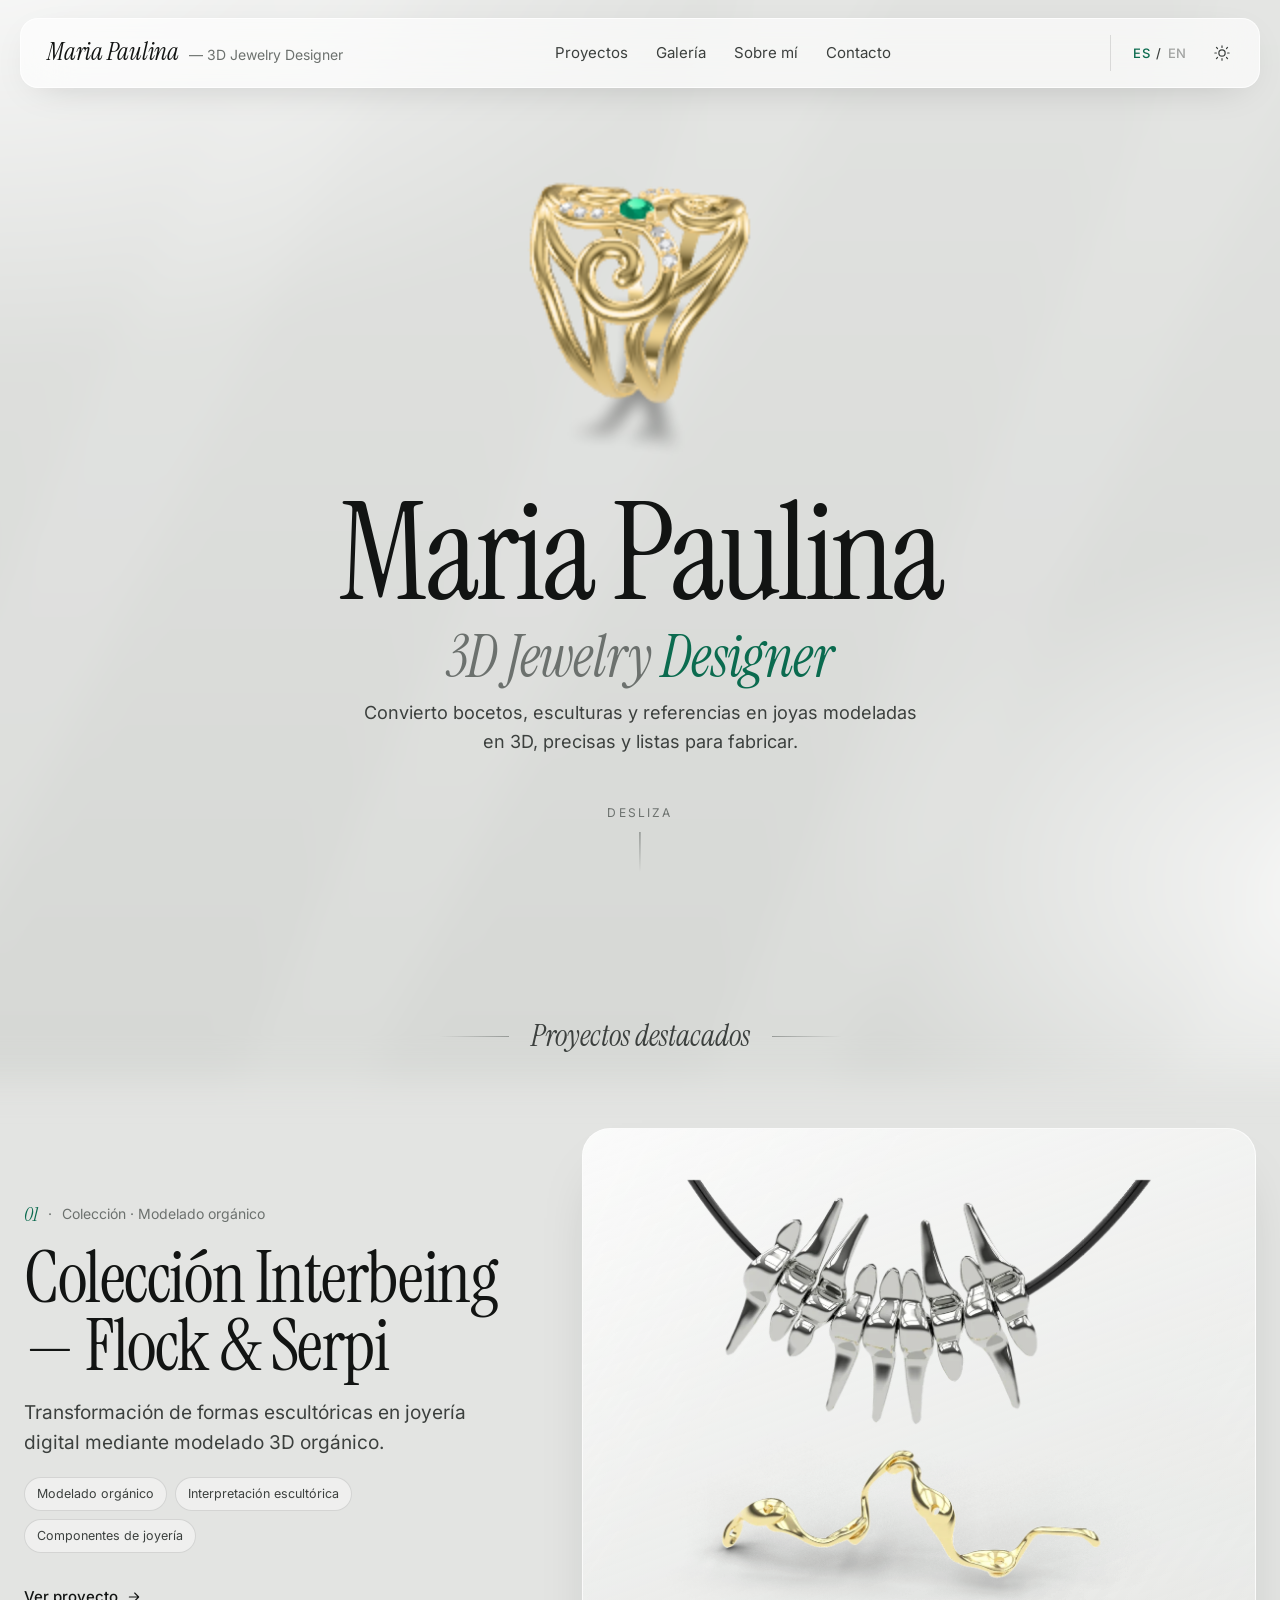
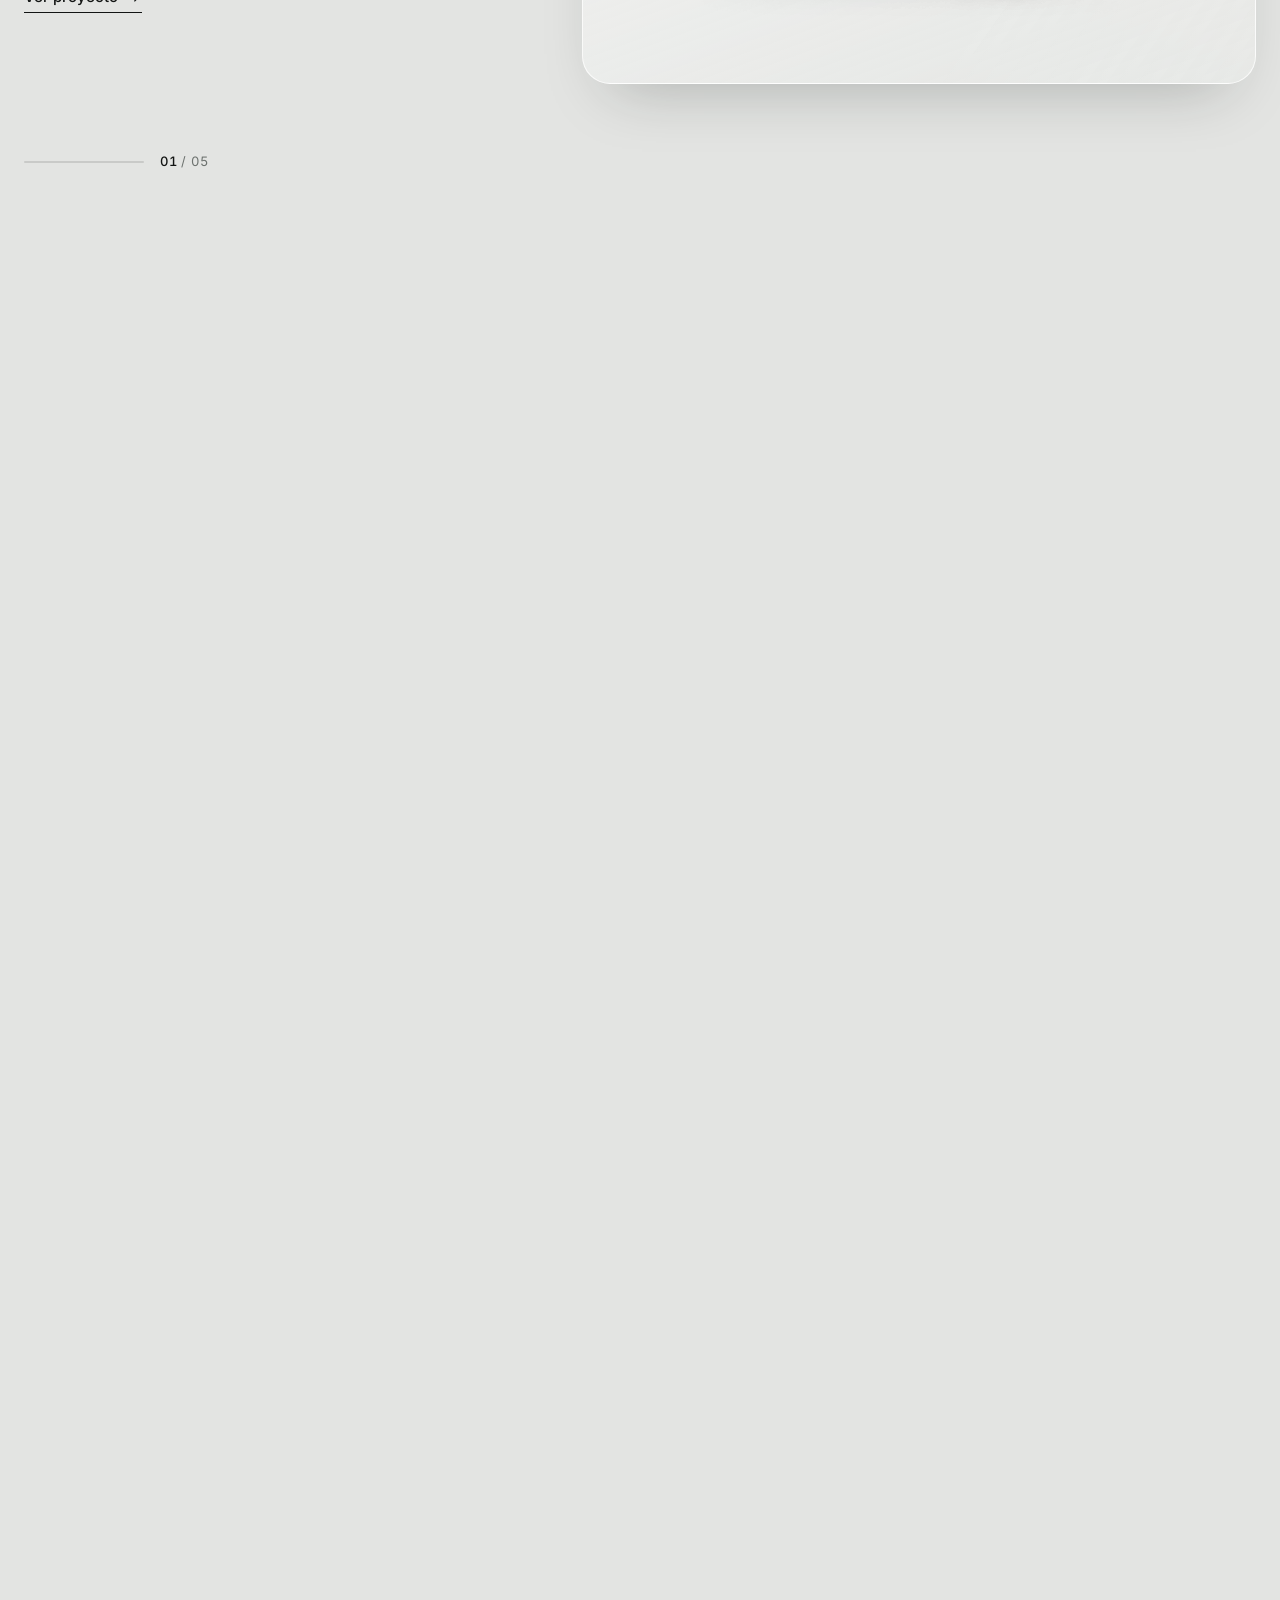
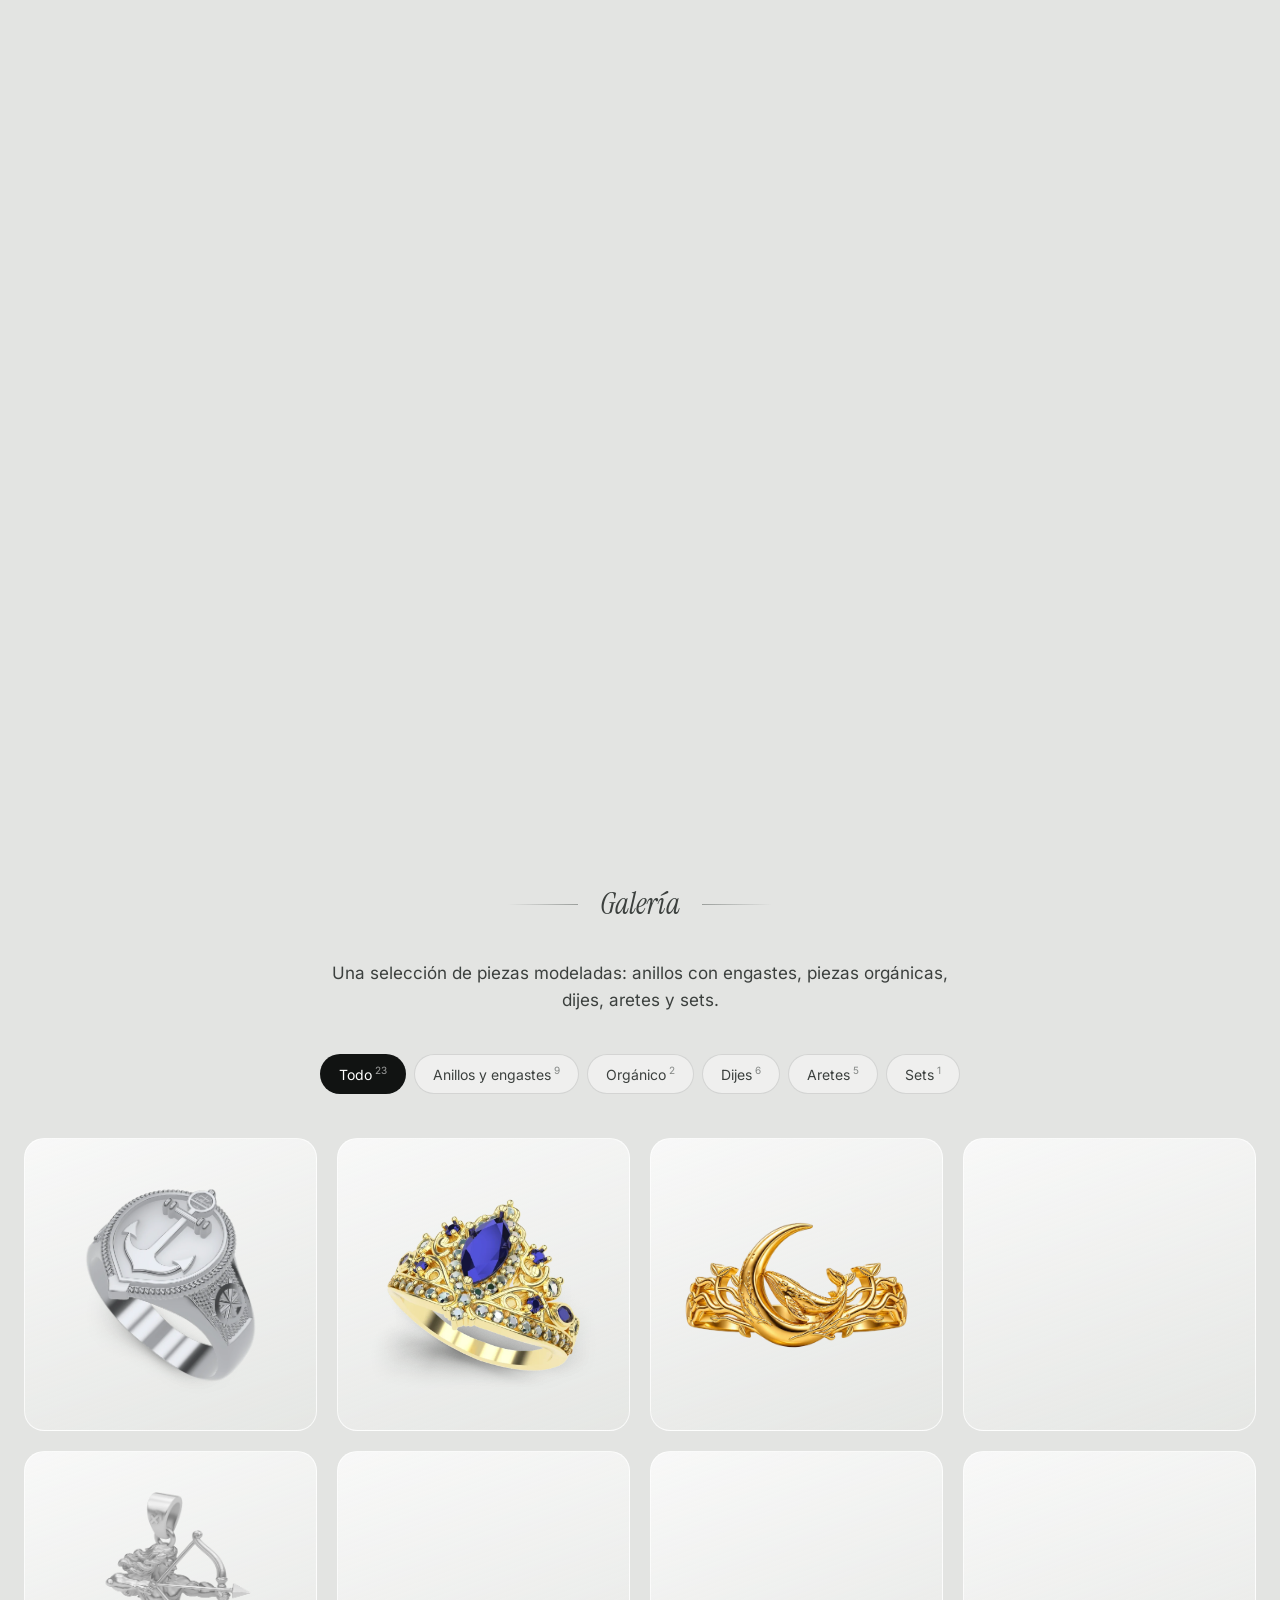
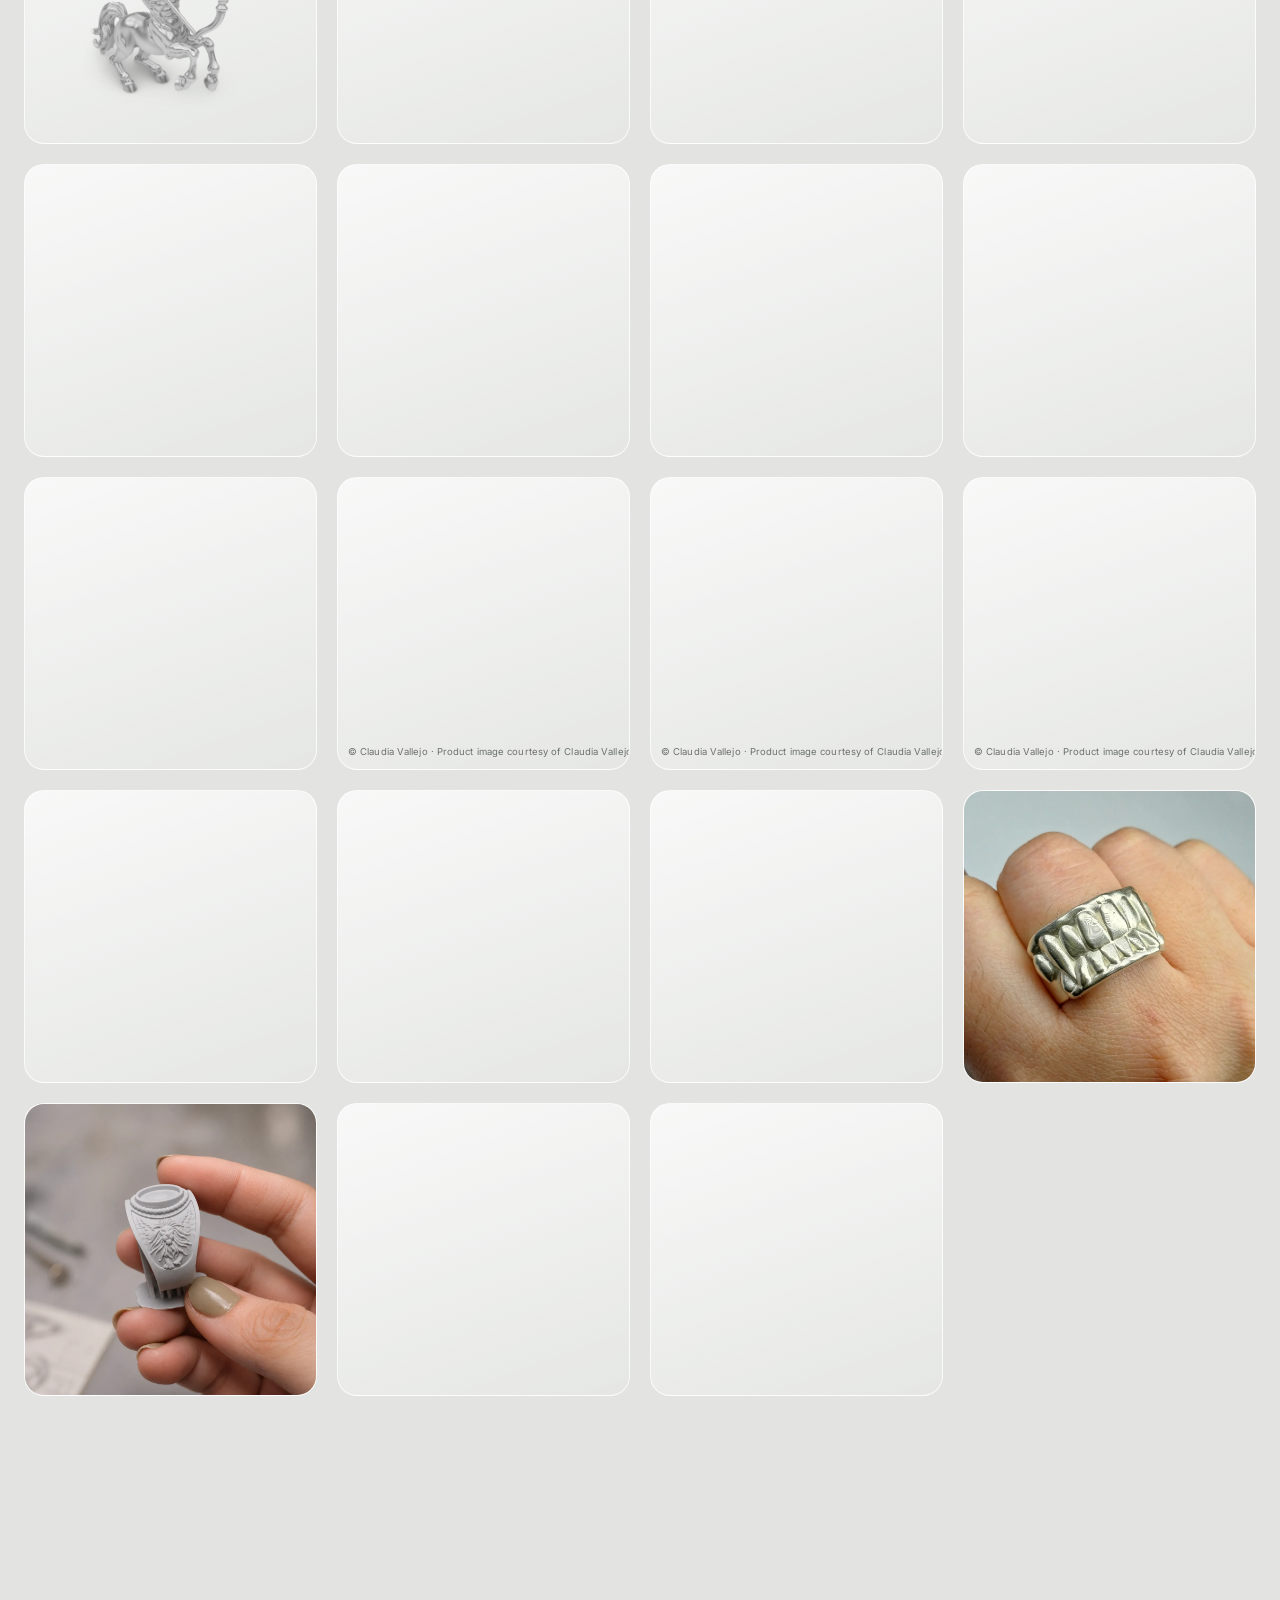
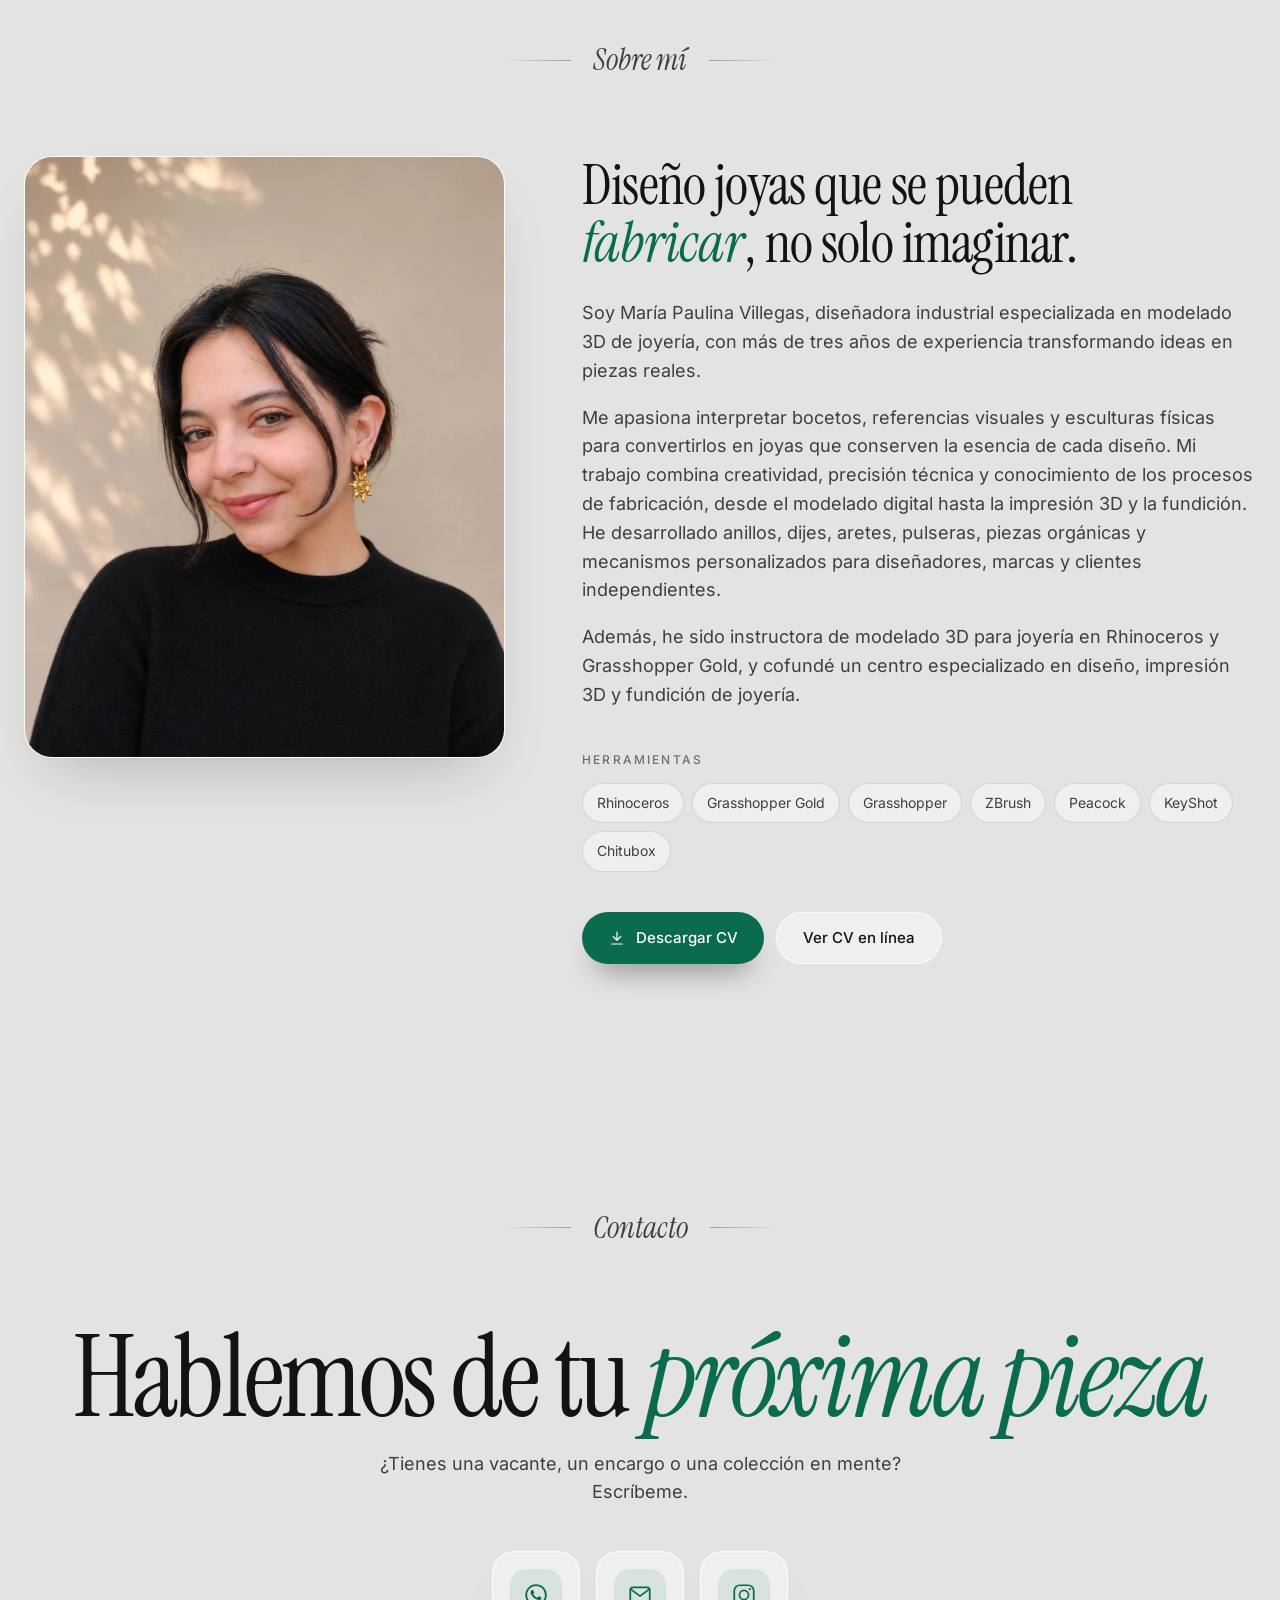
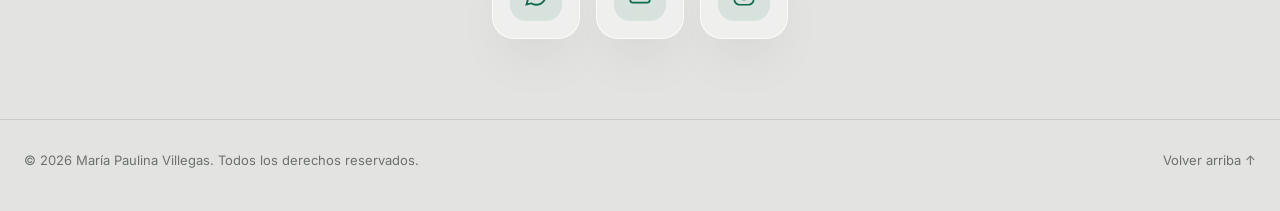
<file: index.html>
<!doctype html>
<html lang="es" data-theme="light">
<head>
  <meta charset="utf-8">
  <meta name="viewport" content="width=device-width, initial-scale=1">
  <title>Maria Paulina — 3D Jewelry Designer</title>
  <meta name="description" content="Portafolio de Maria Paulina, diseñadora industrial y modeladora 3D de joyería.">
  <meta name="theme-color" content="#e3e4e2">
  <meta property="og:title" content="Maria Paulina — 3D Jewelry Designer">
  <meta property="og:description" content="Portafolio de modelado 3D de joyería: anillos, engastes, piezas orgánicas, pulseras y mecanismos.">
  <meta property="og:image" content="assets/img/projects/onyx-render-1.webp">
  <meta property="og:type" content="website">
  <link rel="icon" href="assets/favicon.svg" type="image/svg+xml">
  <link rel="preload" href="fonts/instrument-serif-latin-400-normal.woff2" as="font" type="font/woff2" crossorigin>
  <link rel="preload" href="fonts/inter-latin-wght-normal.woff2" as="font" type="font/woff2" crossorigin>
  <script>try{var t=localStorage.getItem("mp-theme");if(t)document.documentElement.dataset.theme=t}catch(e){}</script>
  <link rel="stylesheet" href="css/style.css?v=20261116184439">
  <script>self.ModelViewerElement = { meshoptDecoderLocation: "js/vendor/meshopt_decoder.js" };</script>
  <script type="module" src="js/vendor/model-viewer.min.js"></script>
</head>
<body data-page="home" id="top">
  <header class="nav" id="site-nav"></header>

  <main>
    <!-- HERO -->
    <section class="hero">
      <div class="hero-inner wrap">
        <model-viewer class="hero-object reveal d1" src="assets/models/hero-trisquel.glb?v=20261110170421" alt="Anillo Trisquel en oro con esmeralda central y diamantes, modelado en 3D por Maria Paulina" auto-rotate auto-rotate-delay="2500" rotation-per-second="-16deg" camera-orbit="20deg 47deg 112%" camera-target="0m -0.002m 0m" field-of-view="27deg" shadow-intensity="0.9" shadow-softness="1" exposure="1.25" environment-image="neutral" interaction-prompt="none" disable-zoom disable-pan camera-controls touch-action="pan-y"></model-viewer>
        <h1 class="reveal d2">Maria Paulina<span class="sub">3D Jewelry <em>Designer</em></span></h1>
        <p class="lead reveal d3" data-i18n="hero.lead"></p>
      </div>
      <a class="scroll-cue" href="#work"><span data-i18n="hero.scroll"></span><i></i></a>
    </section>

    <!-- PROYECTOS DESTACADOS -->
    <!-- Al hacer scroll vertical, la sección queda fija y los proyectos se desplazan en horizontal -->
    <section class="hscroll" id="work">
      <div class="hscroll-sticky">
        <div class="section-head"><h2 data-i18n="featured.title"></h2></div>
        <div class="hscroll-viewport">
          <div class="hscroll-track" id="featured-list"></div>
        </div>
        <div class="hprogress wrap" aria-hidden="true">
          <span class="hbar"><i id="h-bar"></i></span>
          <span class="hcount"><b id="h-current">01</b> / <span id="h-total">05</span></span>
          <span class="hhint" data-i18n="featured.swipe"></span>
        </div>
      </div>
    </section>

    <!-- GALERÍA -->
    <section class="section" id="gallery">
      <div class="wrap">
        <div class="section-head reveal"><h2 data-i18n="gallery.title"></h2></div>
        <p class="gallery-intro reveal" data-i18n="gallery.intro"></p>
        <div class="filters reveal" id="filters" role="group"></div>
        <div class="masonry" id="masonry"></div>
      </div>
    </section>

    <!-- SOBRE MÍ -->
    <section class="section about" id="about">
      <div class="wrap">
        <div class="section-head reveal"><h2 data-i18n="about.title"></h2></div>
        <div class="about-grid">
          <div class="portrait reveal" id="portrait"></div>
          <div>
            <h3 class="reveal" data-i18n="about.h"></h3>
            <p class="reveal" data-i18n="about.p1"></p>
            <p class="reveal" data-i18n="about.p2"></p>
            <p class="reveal" data-i18n="about.p3"></p>
            <p class="tools-title reveal" style="margin-top:40px" data-i18n="about.tools"></p>
            <div class="tools reveal">
              <span class="tag">Rhinoceros</span><span class="tag">Grasshopper Gold</span><span class="tag">Grasshopper</span>
              <span class="tag">ZBrush</span><span class="tag">Peacock</span><span class="tag">KeyShot</span><span class="tag">Chitubox</span>
            </div>
            <div class="cv-actions reveal">
              <a class="btn accent" id="cv-download" href="#"><svg viewBox="0 0 24 24" fill="none" stroke="currentColor" stroke-width="1.6" stroke-linecap="round" stroke-linejoin="round"><path d="M12 4v11M7 10l5 5 5-5M5 20h14"/></svg><span data-i18n="about.cv"></span></a>
              <a class="btn ghost" id="cv-view" href="cv.html" target="_blank" rel="noopener"><span data-i18n="about.cvView"></span></a>
            </div>
          </div>
        </div>
      </div>
    </section>

    <!-- CONTACTO -->
    <section class="section contact" id="contact">
      <div class="wrap">
        <div class="section-head reveal"><h2 data-i18n="contact.title"></h2></div>
        <h2 class="big reveal" data-i18n="contact.h"></h2>
        <p class="reveal" data-i18n="contact.p"></p>
        <div class="contact-cards">
          <a class="contact-card glass reveal" id="c-wa" href="#" target="_blank" rel="noopener">
            <span class="ic"><svg viewBox="0 0 24 24" fill="currentColor"><path d="M19.05 4.91A9.82 9.82 0 0 0 12.04 2C6.58 2 2.13 6.45 2.13 11.91c0 1.75.46 3.45 1.32 4.95L2.05 22l5.25-1.38a9.9 9.9 0 0 0 4.74 1.21c5.46 0 9.91-4.45 9.91-9.91 0-2.65-1.030-5.14-2.9-7.01Zm-7.01 15.24a8.23 8.23 0 0 1-4.19-1.15l-.3-.18-3.12.82.83-3.040-.2-.31a8.2 8.2 0 0 1-1.26-4.38c0-4.54 3.7-8.24 8.24-8.24 2.2 0 4.27.86 5.82 2.42a8.18 8.18 0 0 1 2.41 5.83c.01 4.54-3.69 8.23-8.23 8.23Zm4.52-6.16c-.25-.12-1.47-.72-1.69-.81-.23-.08-.39-.12-.56.12-.17.25-.64.81-.78.97-.14.17-.29.19-.54.06-.25-.12-1.05-.39-1.99-1.23-.74-.66-1.23-1.47-1.38-1.72-.14-.25-.02-.38.11-.51.11-.11.25-.29.37-.43.12-.14.17-.25.25-.41.08-.17.04-.31-.02-.43-.06-.12-.56-1.34-.76-1.84-.2-.48-.41-.42-.56-.43h-.48c-.17 0-.43.06-.66.31-.23.25-.86.85-.86 2.07 0 1.22.89 2.4 1.01 2.56.12.17 1.75 2.67 4.23 3.74.59.26 1.050.41 1.41.52.59.19 1.13.16 1.56.1.48-.07 1.47-.6 1.67-1.18.21-.58.21-1.07.14-1.18-.06-.11-.22-.17-.47-.29Z"/></svg></span>
            <div><b data-i18n="contact.wa"></b><span id="c-wa-num"></span></div>
          </a>
          <a class="contact-card glass reveal d1" id="c-mail" href="#">
            <span class="ic"><svg viewBox="0 0 24 24" fill="none" stroke="currentColor" stroke-width="1.6" stroke-linecap="round" stroke-linejoin="round"><rect x="3" y="5" width="18" height="14" rx="2.5"/><path d="m4 7 8 6 8-6"/></svg></span>
            <div><b data-i18n="contact.mail"></b><span id="c-mail-txt"></span></div>
          </a>
          <a class="contact-card glass reveal d2" id="c-ig" href="#" target="_blank" rel="noopener">
            <span class="ic"><svg viewBox="0 0 24 24" fill="none" stroke="currentColor" stroke-width="1.6"><rect x="3" y="3" width="18" height="18" rx="5"/><circle cx="12" cy="12" r="4.2"/><circle cx="17.4" cy="6.6" r="1" fill="currentColor" stroke="none"/></svg></span>
            <div><b data-i18n="contact.ig"></b><span id="c-ig-txt"></span></div>
          </a>
        </div>
      </div>
    </section>
  </main>

  <footer id="site-footer"></footer>

  <!-- Visor de la galería -->
  <div class="lightbox" id="lightbox" role="dialog" aria-modal="true" aria-hidden="true" aria-labelledby="lb-title">
    <div class="lb-card">
      <div class="lb-img"><img id="lb-img" alt=""></div>
      <div class="lb-bar">
        <div><h4 id="lb-title"></h4><p id="lb-cat"></p></div>
        <div class="lb-nav">
          <button class="round" id="lb-prev" data-i18n-aria="lb.prev"></button>
          <button class="round" id="lb-next" data-i18n-aria="lb.next"></button>
          <button class="round" id="lb-close" data-i18n-aria="lb.close"></button>
        </div>
      </div>
    </div>
  </div>

  <script src="js/i18n.js?v=20261116184439"></script>
  <script src="js/data.js?v=20261116184439"></script>
  <script src="js/app.js?v=20261116184439"></script>
</body>
</html>
</file>
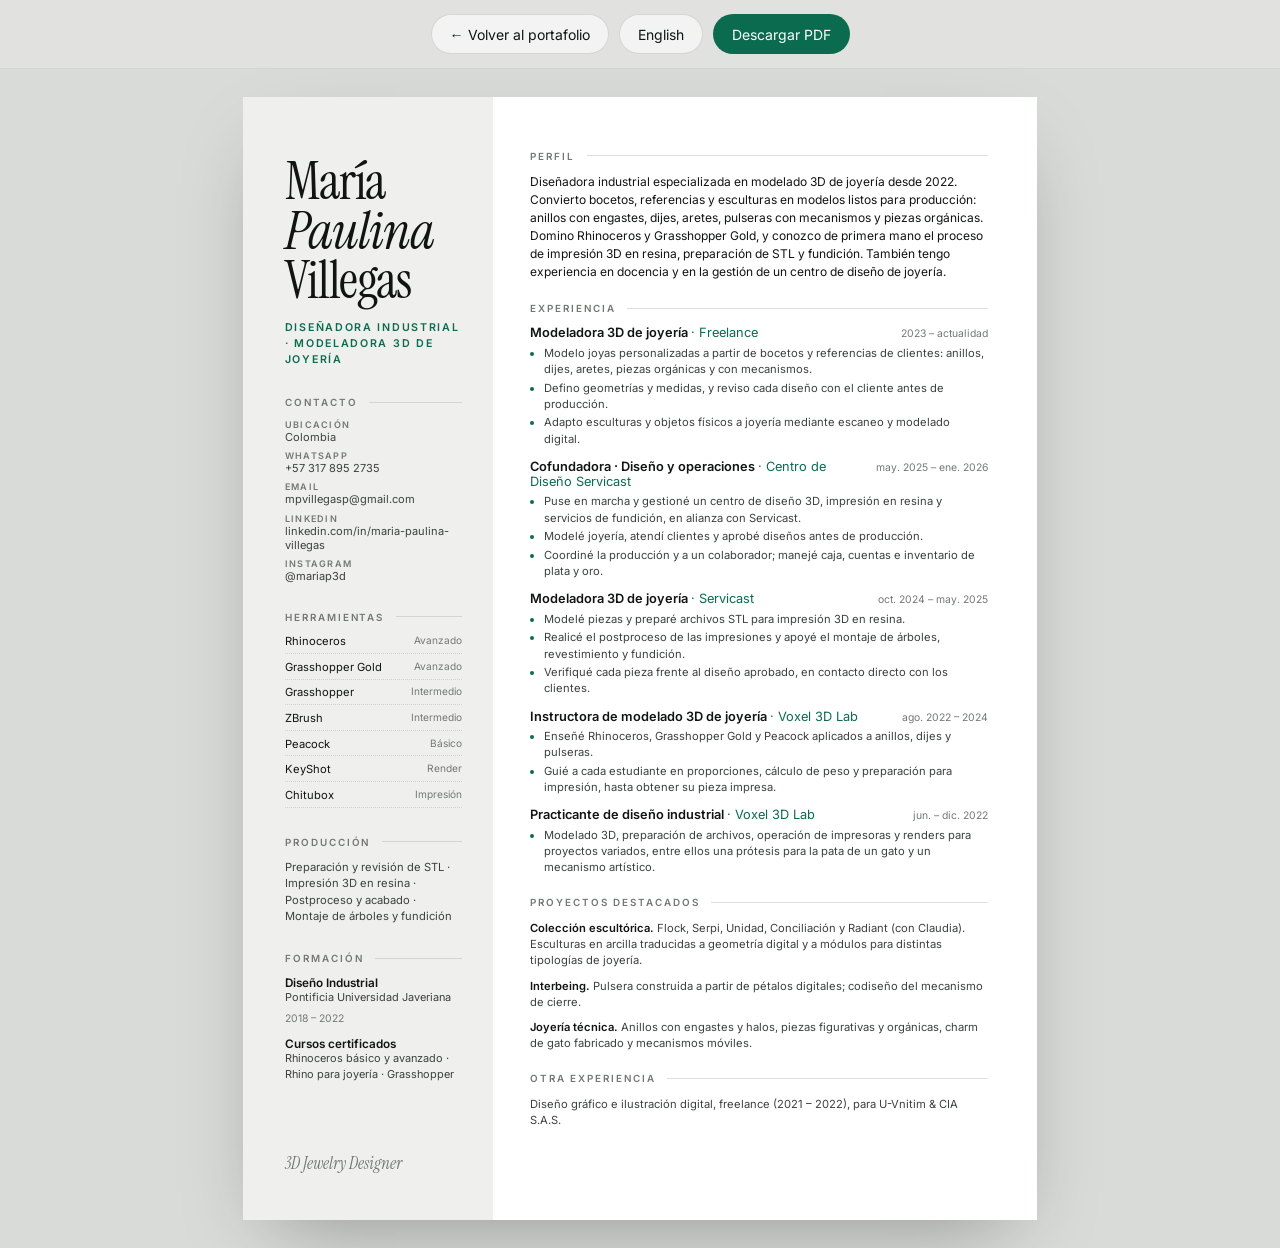
<file: cv.html>
<!doctype html>
<html lang="es">
<head>
  <meta charset="utf-8">
  <meta name="viewport" content="width=device-width, initial-scale=1">
  <title>CV — María Paulina Villegas</title>
  <link rel="icon" href="assets/favicon.svg" type="image/svg+xml">
  <style>
    @font-face { font-family: "Instrument Serif"; src: url("fonts/instrument-serif-latin-400-normal.woff2") format("woff2"); font-style: normal; }
    @font-face { font-family: "Instrument Serif"; src: url("fonts/instrument-serif-latin-400-italic.woff2") format("woff2"); font-style: italic; }
    @font-face { font-family: "Inter"; src: url("fonts/inter-latin-wght-normal.woff2") format("woff2"); font-weight: 100 900; }
    :root { --ink: #121413; --ink-2: #3c403e; --muted: #737875; --line: #dcdedb; --side: #eff0ee; --accent: #0b6b4f; --serif: "Instrument Serif", Georgia, serif; --sans: "Inter", Arial, sans-serif; }
    @page { size: A4; margin: 0; }
    * { box-sizing: border-box; }
    html, body { margin: 0; }
    body { background: #d9dbd8; font-family: var(--sans); color: var(--ink); -webkit-font-smoothing: antialiased; -webkit-print-color-adjust: exact; print-color-adjust: exact; }
    .bar { position: sticky; top: 0; z-index: 2; display: flex; justify-content: center; gap: 10px; padding: 14px; background: rgba(227,228,226,.8); backdrop-filter: blur(16px); -webkit-backdrop-filter: blur(16px); border-bottom: 1px solid rgba(0,0,0,.06); font-size: 14px; }
    .bar a, .bar button { font: inherit; display: inline-flex; align-items: center; height: 40px; padding: 0 18px; border-radius: 999px; border: 1px solid rgba(0,0,0,.12); background: rgba(255,255,255,.6); color: var(--ink); cursor: pointer; text-decoration: none; }
    .bar .primary { background: var(--accent); color: #fff; border-color: transparent; }
    .sheet { width: 210mm; height: 297mm; margin: 28px auto; background: #fff; box-shadow: 0 30px 80px -30px rgba(0,0,0,.35); display: grid; grid-template-columns: 66mm 1fr; overflow: hidden; }
    aside { background: var(--side); padding: 16mm 8mm 12mm 11mm; display: flex; flex-direction: column; gap: 7.5mm; }
    main { padding: 14mm 13mm 10mm 10mm; }
    .name { font-family: var(--serif); font-weight: 400; font-size: 40pt; line-height: .92; letter-spacing: -.02em; margin: 0; }
    .name i { display: block; }
    .title { margin: 4mm 0 0; font-size: 8pt; letter-spacing: .16em; text-transform: uppercase; color: var(--accent); font-weight: 600; line-height: 1.5; }
    h2 { font-size: 7.4pt; letter-spacing: .2em; text-transform: uppercase; color: var(--muted); font-weight: 600; margin: 0 0 3mm; display: flex; align-items: center; gap: 3mm; }
    h2::after { content: ""; flex: 1; height: 1px; background: var(--line); }
    aside h2::after { background: #d3d5d2; }
    p, li, dd, dt { font-size: 8.4pt; line-height: 1.45; color: var(--ink-2); }
    p { margin: 0; }
    .contact { display: grid; gap: 1.6mm; font-size: 8.3pt; color: var(--ink-2); word-break: break-word; }
    .contact a { color: inherit; text-decoration: none; }
    .contact b { display: block; font-size: 6.8pt; letter-spacing: .14em; text-transform: uppercase; color: var(--muted); font-weight: 600; }
    .tools { display: grid; gap: 1.5mm; margin: 0; }
    .tools div { display: flex; justify-content: space-between; gap: 2mm; font-size: 8.4pt; border-bottom: 1px dotted #cfd1ce; padding-bottom: 1.3mm; }
    .tools span { color: var(--muted); font-size: 7.6pt; }
    .edu { display: grid; gap: 3mm; }
    .edu b { display: block; font-size: 8.8pt; color: var(--ink); font-weight: 600; }
    .edu span { display: block; font-size: 8.2pt; color: var(--ink-2); line-height: 1.45; }
    .edu em { font-style: normal; font-size: 7.8pt; color: var(--muted); }
    section + section { margin-top: 5.5mm; }
    .job { margin-bottom: 3.2mm; }
    .job-head { display: flex; justify-content: space-between; align-items: baseline; gap: 4mm; }
    .job-head h3 { margin: 0; font-size: 9.6pt; font-weight: 600; }
    .job-head h3 span { font-weight: 400; color: var(--accent); }
    .job-head time { font-size: 7.8pt; color: var(--muted); white-space: nowrap; }
    ul { margin: 1.2mm 0 0; padding-left: 3.6mm; }
    li { margin: 0 0 .6mm; }
    li::marker { color: var(--accent); }
    .proj { display: grid; gap: 2.4mm; }
    .proj p b { color: var(--ink); font-weight: 600; }
    .profile { font-size: 9pt; line-height: 1.5; color: var(--ink); }
    .foot { margin-top: auto; font-family: var(--serif); font-style: italic; font-size: 13pt; color: var(--muted); }
    @media print { body { background: #fff; } .bar { display: none; } .sheet { margin: 0; box-shadow: none; } }
    @media (max-width: 820px) { .sheet { transform-origin: top left; } }
  </style>
</head>
<body>
  <div class="bar"><a href="index.html" id="back"></a><a href="#" id="toggle"></a><a class="primary" id="dl" href="#"></a></div>
  <div class="sheet" id="sheet"></div>
  <script src="js/data.js?v=20261116184439"></script>
  <script src="js/cv-data.js?v=20261116184439"></script>
  <script>
    const qs = new URLSearchParams(location.search);
    const lang = qs.get("lang") === "en" ? "en" : "es";
    const c = CV[lang], S = SITE;
    document.documentElement.lang = lang;
    document.getElementById("back").textContent = "← " + c.back;
    document.getElementById("toggle").textContent = lang === "es" ? "English" : "Español";
    document.getElementById("toggle").href = "cv.html?lang=" + (lang === "es" ? "en" : "es");
    const dl = document.getElementById("dl"); dl.textContent = c.download; dl.href = S.cv[lang]; dl.download = S.cv[lang].split("/").pop();
    const phone = "+" + S.whatsapp.slice(0, 2) + " " + S.whatsapp.slice(2, 5) + " " + S.whatsapp.slice(5, 8) + " " + S.whatsapp.slice(8);
    document.getElementById("sheet").innerHTML = `
      <aside>
        <div><h1 class="name">María<i>Paulina</i>Villegas</h1><p class="title">${c.title}</p></div>
        <div><h2>${c.labels.contact}</h2><div class="contact">
          <div><b>${lang === "es" ? "Ubicación" : "Location"}</b>${c.location}</div>
          <div><b>WhatsApp</b><a href="https://wa.me/${S.whatsapp}">${phone}</a></div>
          <div><b>Email</b><a href="mailto:${S.email}">${S.email}</a></div>
          <div><b>LinkedIn</b><a href="${S.linkedin}">${S.linkedin.replace("https://", "")}</a></div>
          <div><b>Instagram</b><a href="https://instagram.com/${S.instagram}">@${S.instagram}</a></div>
        </div></div>
        <div><h2>${c.labels.tools}</h2><div class="tools">${c.tools.map(([a, b]) => `<div>${a}<span>${b}</span></div>`).join("")}</div></div>
        <div><h2>${c.labels.production}</h2><p>${c.production}</p></div>
        <div><h2>${c.labels.education}</h2><div class="edu">${c.education.map((e) => `<div><b>${e.name}</b><span>${e.org}</span>${e.date ? `<em>${e.date}</em>` : ""}</div>`).join("")}</div></div>
        <div class="foot">3D Jewelry Designer</div>
      </aside>
      <main>
        <section><h2>${c.labels.profile}</h2><p class="profile">${c.profile}</p></section>
        <section><h2>${c.labels.experience}</h2>${c.experience.map((j) => `
          <div class="job"><div class="job-head"><h3>${j.role} <span>· ${j.org}</span></h3><time>${j.date}</time></div>
          <ul>${j.items.map((i) => `<li>${i}</li>`).join("")}</ul></div>`).join("")}</section>
        <section><h2>${c.labels.projects}</h2><div class="proj">${c.projects.map((p) => `<p><b>${p.name}.</b> ${p.desc}</p>`).join("")}</div></section>
        <section><h2>${c.labels.other}</h2><p>${c.other}</p></section>
      </main>`;
  </script>
</body>
</html>
</file>
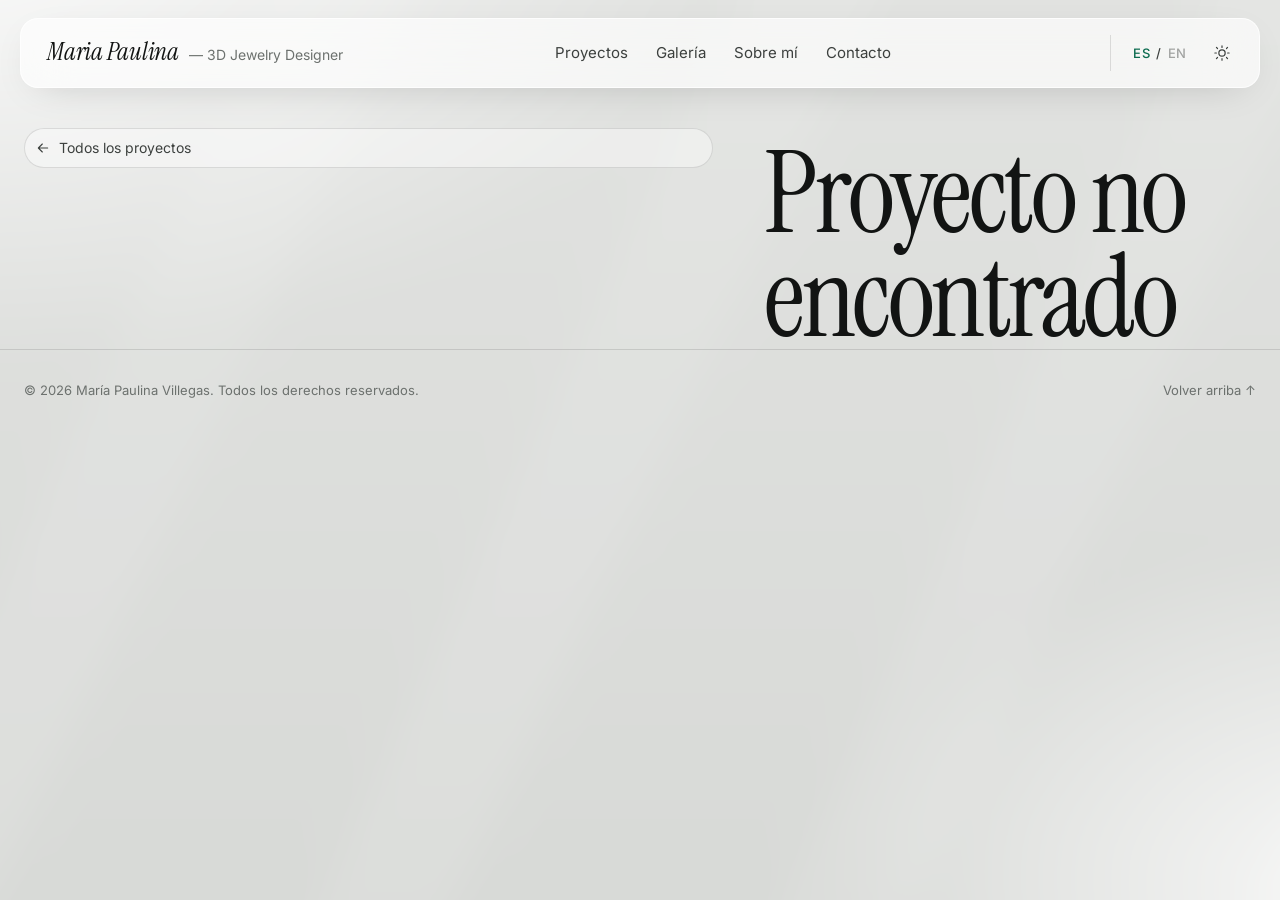
<file: project.html>
<!doctype html>
<html lang="es" data-theme="light">
<head>
  <meta charset="utf-8">
  <meta name="viewport" content="width=device-width, initial-scale=1">
  <title>Proyecto — Maria Paulina</title>
  <meta name="description" content="Proyecto de modelado 3D de joyería por Maria Paulina.">
  <link rel="icon" href="assets/favicon.svg" type="image/svg+xml">
  <link rel="preload" href="fonts/instrument-serif-latin-400-normal.woff2" as="font" type="font/woff2" crossorigin>
  <link rel="preload" href="fonts/inter-latin-wght-normal.woff2" as="font" type="font/woff2" crossorigin>
  <script>try{var t=localStorage.getItem("mp-theme");if(t)document.documentElement.dataset.theme=t}catch(e){}</script>
  <link rel="stylesheet" href="css/style.css?v=20261116184439">
  <script>self.ModelViewerElement = { meshoptDecoderLocation: "js/vendor/meshopt_decoder.js" };</script>
  <script type="module" src="js/vendor/model-viewer.min.js"></script>
</head>
<body data-page="project" id="top">
  <header class="nav" id="site-nav"></header>
  <main id="project"></main>
  <footer id="site-footer"></footer>
  <script src="js/i18n.js?v=20261116184439"></script>
  <script src="js/data.js?v=20261116184439"></script>
  <script src="js/app.js?v=20261116184439"></script>
</body>
</html>
</file>
<file: css/style.css>
/* ==========================================================================
   Maria Paulina — Portfolio
   Estética: plateado / gris claro, vidrio translúcido, acento esmeralda.
   ========================================================================== */

@font-face { font-family: "Instrument Serif"; src: url("../fonts/instrument-serif-latin-400-normal.woff2") format("woff2"); font-weight: 400; font-style: normal; font-display: swap; }
@font-face { font-family: "Instrument Serif"; src: url("../fonts/instrument-serif-latin-400-italic.woff2") format("woff2"); font-weight: 400; font-style: italic; font-display: swap; }
@font-face { font-family: "Inter"; src: url("../fonts/inter-latin-wght-normal.woff2") format("woff2"); font-weight: 100 900; font-style: normal; font-display: swap; }

:root {
  --bg: #e3e4e2;
  --bg-2: #d6d8d5;
  --light: rgba(255, 255, 255, 0.85);
  --text: #121413;
  --text-2: #3c403e;
  --muted: #6c716e;
  --line: rgba(18, 20, 19, 0.12);
  --glass: rgba(255, 255, 255, 0.42);
  --glass-strong: rgba(255, 255, 255, 0.66);
  --glass-border: rgba(255, 255, 255, 0.75);
  --shadow: 0 30px 60px -30px rgba(20, 30, 25, 0.28);
  --accent: #0b6b4f;
  --accent-2: #0f8a66;
  --accent-soft: rgba(11, 107, 79, 0.1);
  --on-accent: #ffffff;
  --btn: #111312;
  --on-btn: #ffffff;
  --card-bg: linear-gradient(160deg, rgba(255,255,255,0.75), rgba(232,234,231,0.45));

  --serif: "Instrument Serif", "Times New Roman", serif;
  --sans: "Inter", -apple-system, BlinkMacSystemFont, "Helvetica Neue", Arial, sans-serif;
  --radius: 28px;
  --radius-sm: 16px;
  --max: 1240px;
  --ease: cubic-bezier(0.22, 1, 0.36, 1);
  color-scheme: light;
}

[data-theme="dark"] {
  --bg: #0b0d0c;
  --bg-2: #121513;
  --light: rgba(120, 140, 130, 0.16);
  --text: #eceeed;
  --text-2: #c3c8c5;
  --muted: #8f9692;
  --line: rgba(255, 255, 255, 0.1);
  --glass: rgba(255, 255, 255, 0.04);
  --glass-strong: rgba(22, 26, 24, 0.72);
  --glass-border: rgba(255, 255, 255, 0.09);
  --shadow: 0 30px 70px -30px rgba(0, 0, 0, 0.7);
  --accent: #3cc293;
  --accent-2: #5fd6ab;
  --accent-soft: rgba(60, 194, 147, 0.12);
  --on-accent: #06120d;
  --btn: #eceeed;
  --on-btn: #0b0d0c;
  --card-bg: linear-gradient(160deg, rgba(255,255,255,0.07), rgba(255,255,255,0.015));
  color-scheme: dark;
}

*, *::before, *::after { box-sizing: border-box; }
html { scroll-behavior: smooth; -webkit-text-size-adjust: 100%; }
body {
  margin: 0;
  font-family: var(--sans);
  font-size: 17px;
  line-height: 1.6;
  font-weight: 400;
  color: var(--text);
  background: var(--bg);
  -webkit-font-smoothing: antialiased;
  text-rendering: optimizeLegibility;
  transition: background-color .5s var(--ease), color .5s var(--ease);
  overflow-x: hidden;
}
/* Luz ambiental: haces diagonales suaves, como luz entrando por una ventana */
body::before {
  content: "";
  position: fixed; inset: -20%;
  z-index: -1;
  pointer-events: none;
  background:
    radial-gradient(60% 50% at 12% 8%, var(--light), transparent 70%),
    radial-gradient(45% 40% at 92% 85%, var(--light), transparent 70%),
    repeating-linear-gradient(115deg, transparent 0 140px, rgba(255,255,255,0.10) 140px 260px, transparent 260px 420px),
    linear-gradient(180deg, var(--bg), var(--bg-2));
  filter: blur(18px);
  transition: opacity .5s;
}
[data-theme="dark"] body::before { opacity: .9; }

img { max-width: 100%; display: block; }
a { color: inherit; text-decoration: none; }
button { font: inherit; color: inherit; background: none; border: 0; cursor: pointer; padding: 0; }
::selection { background: var(--accent); color: var(--on-accent); }
:focus-visible { outline: 2px solid var(--accent); outline-offset: 3px; border-radius: 6px; }

.wrap { width: min(100% - 48px, var(--max)); margin-inline: auto; }
.serif { font-family: var(--serif); font-weight: 400; }
.italic { font-style: italic; }
.muted { color: var(--muted); }
.accent { color: var(--accent); }
.sr-only { position: absolute; width: 1px; height: 1px; overflow: hidden; clip: rect(0 0 0 0); white-space: nowrap; }

/* ---------- Vidrio ---------- */
.glass {
  background: var(--glass);
  border: 1px solid var(--glass-border);
  -webkit-backdrop-filter: blur(22px) saturate(140%);
  backdrop-filter: blur(22px) saturate(140%);
  box-shadow: var(--shadow), inset 0 1px 0 rgba(255,255,255,0.35);
}

/* ---------- Navegación ---------- */
.nav {
  position: fixed; top: 18px; left: 50%; transform: translateX(-50%);
  width: min(100% - 32px, var(--max));
  z-index: 50;
  display: flex; align-items: center; justify-content: space-between; gap: 16px;
  padding: 14px 18px 14px 26px;
  border-radius: 18px;
  background: var(--glass-strong);
  border: 1px solid var(--glass-border);
  -webkit-backdrop-filter: blur(24px) saturate(150%);
  backdrop-filter: blur(24px) saturate(150%);
  box-shadow: 0 10px 40px -20px rgba(0,0,0,0.25);
  transition: padding .4s var(--ease), background .5s;
}
.brand { display: flex; align-items: baseline; gap: 10px; white-space: nowrap; }
.brand-name { font-family: var(--serif); font-style: italic; font-size: 25px; line-height: 1; letter-spacing: -0.01em; }
.brand-role { font-size: 14px; color: var(--muted); }
.nav-links { display: flex; align-items: center; gap: 4px; }
.nav-links a { font-size: 15px; white-space: nowrap; color: var(--text-2); padding: 8px 12px; border-radius: 10px; transition: color .2s, background .2s; }
.nav-links a:hover, .nav-links a.active { color: var(--text); background: var(--accent-soft); }
.nav-tools { display: flex; align-items: center; gap: 6px; margin-left: 8px; padding-left: 12px; border-left: 1px solid var(--line); }
.chip-btn {
  height: 36px; min-width: 36px; padding: 0 10px; border-radius: 10px;
  display: inline-flex; align-items: center; justify-content: center; gap: 6px;
  font-size: 13px; font-weight: 500; letter-spacing: 0.04em; color: var(--text-2);
  transition: background .2s, color .2s;
}
.chip-btn:hover { background: var(--accent-soft); color: var(--text); }
.lang-toggle span { opacity: .45; transition: opacity .2s; }
.lang-toggle span.on { opacity: 1; color: var(--accent); }
.theme-toggle svg { width: 18px; height: 18px; }
.theme-toggle .moon { display: none; }
[data-theme="dark"] .theme-toggle .sun { display: none; }
[data-theme="dark"] .theme-toggle .moon { display: block; }
.menu-btn { display: none; }

/* ---------- Botones ---------- */
.btn {
  display: inline-flex; align-items: center; gap: 10px;
  height: 52px; padding: 0 26px; border-radius: 999px;
  font-size: 15px; font-weight: 500;
  background: var(--btn); color: var(--on-btn);
  box-shadow: 0 18px 30px -14px rgba(0,0,0,0.45);
  transition: transform .35s var(--ease), box-shadow .35s var(--ease), background .3s;
}
.btn:hover { transform: translateY(-2px); box-shadow: 0 24px 36px -14px rgba(0,0,0,0.5); }
.btn.ghost { background: var(--glass); color: var(--text); border: 1px solid var(--glass-border); box-shadow: none; -webkit-backdrop-filter: blur(16px); backdrop-filter: blur(16px); }
.btn.accent { background: var(--accent); color: var(--on-accent); }
.btn svg { width: 18px; height: 18px; flex: none; }
.link-arrow { display: inline-flex; align-items: center; gap: 8px; font-size: 15px; font-weight: 500; padding-bottom: 3px; border-bottom: 1px solid currentColor; transition: gap .3s var(--ease), color .2s; }
.link-arrow:hover { gap: 14px; color: var(--accent); }

/* ---------- Encabezados de sección (estilo Austin) ---------- */
.section { padding: 120px 0; position: relative; }
.eyebrow { font-size: 12px; letter-spacing: 0.18em; text-transform: uppercase; color: var(--muted); font-weight: 500; }
.section-head { display: flex; align-items: center; justify-content: center; gap: 22px; margin-bottom: 72px; }
.section-head::before, .section-head::after { content: ""; height: 1px; width: 70px; background: linear-gradient(90deg, transparent, var(--muted)); opacity: .6; }
.section-head::after { transform: scaleX(-1); }
.section-head h2 { margin: 0; font-family: var(--serif); font-style: italic; font-weight: 400; font-size: 30px; color: var(--text-2); }

/* ---------- Hero ---------- */
.hero { min-height: 100svh; display: grid; place-items: center; text-align: center; padding: 100px 0 96px; position: relative; }
.hero-inner { display: grid; justify-items: center; gap: 8px; }
.hero h1 {
  margin: 0; font-family: var(--serif); font-weight: 400;
  font-size: clamp(56px, min(11vw, 15svh), 168px); line-height: 0.9; letter-spacing: -0.025em;
}
.hero h1 .sub { display: block; font-style: italic; color: var(--muted); font-size: 0.42em; letter-spacing: -0.01em; margin-top: min(18px, 2svh); }
.hero h1 .sub em { color: var(--accent); font-style: italic; }
.hero-object {
  width: min(520px, 86vw); height: min(380px, 64vw, 36svh); margin: 0 auto min(14px, 1.5svh);
  --poster-color: transparent; background: transparent;
}
.hero-object::part(default-progress-bar) { display: none; }
.hero h1, .contact h2.big, .about h3, .feature h3, .p-title, .p-sub { text-wrap: balance; }
.hero p.lead { max-width: 560px; margin: 8px auto 0; font-size: 18px; color: var(--text-2); }
.scroll-cue { position: absolute; bottom: 28px; left: 50%; transform: translateX(-50%); font-size: 12px; letter-spacing: .18em; text-transform: uppercase; color: var(--muted); display: grid; justify-items: center; gap: 10px; }
.scroll-cue i { width: 1px; height: 40px; background: linear-gradient(var(--muted), transparent); animation: cue 2.4s var(--ease) infinite; transform-origin: top; }
@keyframes cue { 0% { transform: scaleY(0); } 50% { transform: scaleY(1); } 100% { transform: scaleY(1); opacity: 0; } }

/* Pantallas de poca altura (portátiles con escalado de Windows al 125–150%) */
@media (max-height: 780px) and (min-width: 600px) {
  .hero { padding: 96px 0 70px; }
  .hero-object { height: min(380px, 64vw, 31svh); }
  .hero h1 { font-size: clamp(52px, min(11vw, 14svh), 168px); }
  .hero p.lead { font-size: 16px; max-width: 520px; margin-top: 4px; }
  .scroll-cue { bottom: 16px; gap: 6px; }
  .scroll-cue i { height: 28px; }
}

/* ---------- Proyectos destacados: scroll horizontal (estructura tipo theeugene) ---------- */
/* La altura de .hscroll la define el JS (una pantalla por proyecto). */
.hscroll { position: relative; height: 500svh; }
.hscroll-sticky {
  position: sticky; top: 0; height: 100svh; overflow: hidden;
  display: flex; flex-direction: column; padding: 112px 0 28px;
}
.hscroll .section-head { margin: 0; flex: none; }
.hscroll-viewport { flex: 1; min-height: 0; position: relative; }
.hscroll-track { display: flex; height: 100%; will-change: transform; transition: transform 1s cubic-bezier(0.65, 0, 0.35, 1); }
.slide { flex: 0 0 100vw; width: 100vw; height: 100%; display: flex; align-items: center; justify-content: center; }
/* El texto y la imagen del proyecto que entra aparecen con un leve desfase */
.slide .feature-text, .slide .feature-media { transition: opacity .7s var(--ease) .35s, transform .9s var(--ease) .3s; }
.slide:not(.on) .feature-text { opacity: 0; transform: translateX(40px); }
.slide:not(.on) .feature-media { opacity: .4; transform: scale(.96); }
.hbar i { transition: transform .8s var(--ease); }
.slide .feature { width: min(100% - 48px, var(--max)); }
.hscroll .feature { min-height: 0; padding: 0; }
.hscroll .feature-media { max-height: calc(100svh - 250px); width: 100%; margin-left: auto; }
.hscroll .feature-media img.main { transition: opacity .8s var(--ease); }
.hprogress { flex: none; display: flex; align-items: center; gap: 16px; font-size: 13px; color: var(--muted); }
.hbar { position: relative; width: 120px; height: 2px; border-radius: 2px; background: var(--line); overflow: hidden; }
.hbar i { position: absolute; inset: 0; background: var(--text); transform-origin: left; transform: scaleX(0); }
.hcount { font-variant-numeric: tabular-nums; letter-spacing: .06em; }
.hcount b { color: var(--text); font-weight: 500; }

/* Celular / tablet táctil: carrusel que se desliza con el dedo, con imán en cada proyecto */
.hscroll.swipe { height: auto; }
.hscroll.swipe .hscroll-sticky { position: relative; height: auto; overflow: visible; padding: 84px 0 36px; }
.hscroll.swipe .section-head { margin-bottom: 8px; }
.hscroll.swipe .hscroll-viewport {
  overflow-x: auto; overflow-y: hidden; scroll-snap-type: x mandatory; overscroll-behavior-x: contain;
  -webkit-overflow-scrolling: touch; scrollbar-width: none;
}
.hscroll.swipe .hscroll-viewport::-webkit-scrollbar { display: none; }
.hscroll.swipe .hscroll-track { transform: none !important; transition: none; height: auto; }
.hscroll.swipe .slide { flex: 0 0 100%; width: 100%; height: auto; padding: 24px 0 18px; scroll-snap-align: center; scroll-snap-stop: always; }
.hscroll.swipe .slide .feature-text, .hscroll.swipe .slide .feature-media { opacity: 1; transform: none; }
.hscroll.swipe .feature-media { max-height: none; }
.hscroll.swipe .feature-media img.main { transform: none; }
.hhint { display: none; margin-left: auto; font-size: 12px; letter-spacing: .14em; text-transform: uppercase; }
.hscroll.swipe .hhint { display: inline; }
.hscroll.swipe .hprogress { margin-top: 22px; }

/* Sin animación (o si el usuario la reduce): vuelve a lista vertical */
.hscroll.static { height: auto; }
.hscroll.static .hscroll-sticky { position: relative; height: auto; overflow: visible; padding: 120px 0; }
.hscroll.static .section-head { margin-bottom: 40px; }
.hscroll.static .hscroll-track { flex-direction: column; transform: none !important; }
.hscroll.static .slide { width: 100%; flex: none; height: auto; padding: 30px 0; }
.hscroll.static .hprogress { display: none; }
.hscroll.static .feature-media { max-height: none; }

.featured-list { display: grid; gap: 40px; }
.feature {
  display: grid; grid-template-columns: 5fr 7fr; align-items: center; gap: clamp(32px, 6vw, 96px);
  min-height: 80vh; padding: 40px 0;
}
.feature-meta { font-size: 14px; color: var(--muted); display: flex; gap: 10px; align-items: center; flex-wrap: wrap; }
.feature-meta .num { font-family: var(--serif); font-style: italic; font-size: 20px; color: var(--accent); }
.feature h3 { margin: 14px 0 18px; font-family: var(--serif); font-weight: 400; font-size: clamp(48px, 5.6vw, 84px); line-height: .95; letter-spacing: -0.02em; }
.feature p { margin: 0 0 30px; font-size: 19px; line-height: 1.55; color: var(--text-2); max-width: 470px; }
.feature-tags { display: flex; gap: 8px; flex-wrap: wrap; margin: -10px 0 30px; }
.tag { font-size: 12.5px; padding: 6px 12px; border-radius: 999px; border: 1px solid var(--line); color: var(--text-2); background: var(--glass); }
.feature-media {
  position: relative; display: block; aspect-ratio: 4 / 3.3; border-radius: var(--radius); overflow: hidden;
  background: var(--card-bg); border: 1px solid var(--glass-border); box-shadow: var(--shadow);
  isolation: isolate;
}
.feature-media::after { /* reflejo de vidrio */
  content: ""; position: absolute; inset: 0; z-index: 2; pointer-events: none;
  background: linear-gradient(125deg, rgba(255,255,255,0.35) 0%, transparent 32%, transparent 70%, rgba(255,255,255,0.12) 100%);
  mix-blend-mode: soft-light;
}
.feature-media img { position: absolute; inset: 0; width: 100%; height: 100%; object-fit: contain; padding: 6%; transition: transform 1.2s var(--ease), opacity .8s var(--ease); will-change: transform; }
.feature-media img.alt { opacity: 0; }
.feature-media:hover img.main { transform: scale(1.05); opacity: 0; }
.feature-media:hover img.alt { opacity: 1; transform: scale(1.03); }
.feature-media .open {
  position: absolute; z-index: 3; right: 20px; bottom: 20px; height: 44px; padding: 0 18px; border-radius: 999px;
  display: inline-flex; align-items: center; gap: 8px; font-size: 14px; font-weight: 500;
  background: var(--glass-strong); border: 1px solid var(--glass-border); -webkit-backdrop-filter: blur(14px); backdrop-filter: blur(14px);
  transform: translateY(10px); opacity: 0; transition: all .5s var(--ease);
}
.feature-media:hover .open { transform: none; opacity: 1; }

/* ---------- Galería ---------- */
.gallery-intro { text-align: center; max-width: 620px; margin: -40px auto 40px; color: var(--text-2); }
.filters { display: flex; justify-content: center; flex-wrap: wrap; gap: 8px; margin-bottom: 44px; }
.filter { height: 40px; padding: 0 18px; border-radius: 999px; font-size: 14px; color: var(--text-2); border: 1px solid var(--line); background: var(--glass); transition: all .25s; }
.filter:hover { color: var(--text); border-color: var(--muted); }
.filter.on { background: var(--btn); color: var(--on-btn); border-color: transparent; }
.filter sup { font-size: 10px; margin-left: 3px; opacity: .6; }
.masonry { display: grid; grid-template-columns: repeat(auto-fill, minmax(240px, 1fr)); gap: 20px; }
.tile {
  display: block; width: 100%; margin: 0; text-align: left; aspect-ratio: 1 / 1;
  border-radius: 20px; overflow: hidden; position: relative;
  background: var(--card-bg); border: 1px solid var(--glass-border);
  transition: transform .5s var(--ease), box-shadow .5s var(--ease), opacity .4s;
}
.tile img { width: 100%; height: 100%; object-fit: contain; padding: 8%; transition: transform 1s var(--ease); }
.tile:hover { transform: translateY(-4px); box-shadow: var(--shadow); }
.tile:hover img { transform: scale(1.04); }
.tile figcaption { position: absolute; left: 12px; right: 12px; bottom: 12px; display: flex; justify-content: space-between; align-items: center; gap: 8px; padding: 10px 14px; border-radius: 12px; font-size: 13px; background: var(--glass-strong); border: 1px solid var(--glass-border); -webkit-backdrop-filter: blur(14px); backdrop-filter: blur(14px); opacity: 0; transform: translateY(8px); transition: all .4s var(--ease); }
.tile:hover figcaption, .tile:focus-visible figcaption { opacity: 1; transform: none; }
.tile figcaption span { color: var(--muted); }
.tile.hide { display: none; }

/* Lightbox */
.lightbox { position: fixed; inset: 0; z-index: 100; display: grid; place-items: center; padding: 24px; background: rgba(10, 12, 11, 0.55); -webkit-backdrop-filter: blur(18px); backdrop-filter: blur(18px); opacity: 0; pointer-events: none; transition: opacity .4s var(--ease); }
.lightbox.open { opacity: 1; pointer-events: auto; }
.lb-card { width: min(980px, 100%); max-height: calc(100svh - 48px); display: grid; grid-template-rows: 1fr auto; border-radius: var(--radius); overflow: hidden; background: var(--bg); border: 1px solid var(--glass-border); transform: scale(.97); transition: transform .5s var(--ease); }
.lightbox.open .lb-card { transform: none; }
.lb-img { min-height: 0; display: grid; place-items: center; background: var(--card-bg); }
.lb-img img { max-height: calc(100svh - 160px); width: auto; object-fit: contain; }
.lb-bar { display: flex; align-items: center; justify-content: space-between; gap: 16px; padding: 16px 22px; border-top: 1px solid var(--line); }
.lb-bar h4 { margin: 0; font-family: var(--serif); font-weight: 400; font-size: 24px; }
.lb-bar p { margin: 0; font-size: 13px; color: var(--muted); }
.lb-nav { display: flex; gap: 6px; }
.round { width: 42px; height: 42px; border-radius: 50%; display: grid; place-items: center; border: 1px solid var(--line); transition: background .2s; }
.round:hover { background: var(--accent-soft); }
.round svg { width: 18px; height: 18px; }

/* ---------- Sobre mí ---------- */
.about-grid { display: grid; grid-template-columns: 5fr 7fr; gap: clamp(32px, 6vw, 96px); align-items: start; }
.portrait { position: sticky; top: 120px; aspect-ratio: 4 / 5; max-height: calc(100svh - 150px); min-height: 240px; border-radius: var(--radius); overflow: hidden; background: var(--card-bg); border: 1px solid var(--glass-border); box-shadow: var(--shadow); display: grid; place-items: center; }
.portrait img { width: 100%; height: 100%; object-fit: cover; object-position: 50% 35%; }
.portrait .initials { font-family: var(--serif); font-style: italic; font-size: 140px; color: var(--muted); opacity: .5; }
.portrait .note { position: absolute; bottom: 16px; left: 16px; right: 16px; font-size: 12px; color: var(--muted); text-align: center; }
.about h3 { margin: 0 0 28px; font-family: var(--serif); font-weight: 400; font-size: clamp(38px, 4.4vw, 60px); line-height: 1.02; letter-spacing: -0.015em; }
.about h3 em { color: var(--accent); }
.about p { color: var(--text-2); font-size: 18px; margin: 0 0 18px; }
.stats { display: grid; grid-template-columns: repeat(3, 1fr); gap: 14px; margin: 40px 0; }
.stat { padding: 22px; border-radius: var(--radius-sm); }
.stat b { display: block; font-family: var(--serif); font-weight: 400; font-size: 44px; line-height: 1; margin-bottom: 8px; }
.stat span { font-size: 13px; color: var(--muted); line-height: 1.4; display: block; }
.about .tools-title, .tools-title { font-size: 12px; letter-spacing: .18em; text-transform: uppercase; color: var(--muted); margin: 0 0 14px; font-weight: 500; }
.tools { display: flex; flex-wrap: wrap; gap: 8px; margin-bottom: 40px; }
.tools .tag { font-size: 14px; padding: 8px 14px; }
.cv-actions { display: flex; gap: 12px; flex-wrap: wrap; }

/* ---------- Contacto ---------- */
.contact { text-align: center; padding-bottom: 80px; }
.contact h2.big { margin: 0 auto 20px; font-family: var(--serif); font-weight: 400; font-size: clamp(44px, min(9vw, 17svh), 140px); line-height: .92; letter-spacing: -0.03em; }
.contact h2.big em { color: var(--accent); }
.contact p { max-width: 540px; margin: 0 auto 44px; color: var(--text-2); font-size: 18px; }
.contact-cards { display: grid; grid-template-columns: repeat(3, 1fr); gap: 16px; max-width: 980px; margin: 0 auto; }
.contact-card { padding: 28px; border-radius: var(--radius-sm); text-align: left; display: grid; gap: 22px; transition: transform .4s var(--ease), border-color .3s; }
.contact-card:hover { transform: translateY(-4px); border-color: var(--accent); }
.contact-card .ic { width: 46px; height: 46px; border-radius: 14px; display: grid; place-items: center; background: var(--accent-soft); color: var(--accent); }
.contact-card .ic svg { width: 22px; height: 22px; }
.contact-card b { display: block; font-family: var(--serif); font-weight: 400; font-size: 28px; line-height: 1.1; }
.contact-card span { font-size: 14px; color: var(--muted); word-break: break-word; }

footer { padding: 30px 0 40px; border-top: 1px solid var(--line); font-size: 13px; color: var(--muted); }
footer .wrap { display: flex; justify-content: space-between; gap: 16px; flex-wrap: wrap; }

/* ---------- Página de proyecto ---------- */
.p-hero { padding: clamp(100px, 18svh, 150px) 0 40px; display: grid; grid-template-columns: 7fr 5fr; gap: clamp(24px, 4vw, 64px); align-items: center; }
.back { display: inline-flex; align-items: center; gap: 8px; font-size: 14px; color: var(--text-2); margin-bottom: 40px; padding: 8px 14px 8px 10px; border-radius: 999px; border: 1px solid var(--line); background: var(--glass); transition: all .25s; }
.back:hover { color: var(--text); border-color: var(--muted); gap: 12px; }
.back svg { width: 16px; height: 16px; }
.p-title { margin: 14px 0 0; font-family: var(--serif); font-weight: 400; font-size: clamp(44px, min(9vw, 15svh), 132px); line-height: .9; letter-spacing: -0.03em; }
.p-sub { font-family: var(--serif); font-style: italic; font-size: clamp(22px, 2.4vw, 32px); color: var(--muted); margin: 18px 0 0; max-width: 780px; line-height: 1.25; }
/* Imagen principal: sin tarjeta de fondo, flotando junto al texto (como el anillo del inicio) */
.p-cover { width: 100%; aspect-ratio: 16 / 11; max-height: min(520px, calc(100svh - 220px)); display: grid; place-items: center; }
.p-cover img { width: 100%; height: 100%; object-fit: contain; transform: scale(1.45); filter: drop-shadow(0 30px 30px rgba(0,0,0,.12)); }
.p-overview { display: grid; grid-template-columns: minmax(0, 820px); gap: clamp(32px, 6vw, 96px); padding: 80px 0 40px; }
.p-overview p { font-size: 20px; line-height: 1.6; color: var(--text-2); margin: 0 0 18px; }
.p-facts { display: grid; gap: 0; border-top: 1px solid var(--line); align-self: start; }
.p-facts div { display: grid; grid-template-columns: 130px 1fr; gap: 16px; padding: 16px 0; border-bottom: 1px solid var(--line); font-size: 15px; }
.p-facts dt { color: var(--muted); }
.p-facts dd { margin: 0; }
.p-block { padding: 70px 0; border-top: 1px solid var(--line); }
.p-block-head { display: grid; grid-template-columns: 5fr 7fr; gap: clamp(32px, 6vw, 96px); margin-bottom: 44px; }
.p-block-head .eyebrow { display: block; margin-bottom: 12px; color: var(--accent); }
.p-block-head h2 { margin: 0; font-family: var(--serif); font-weight: 400; font-size: clamp(38px, 4.4vw, 60px); line-height: 1; letter-spacing: -0.015em; }
.p-block-head p { margin: 0; font-size: 18px; color: var(--text-2); align-self: end; }
.p-grid { display: grid; grid-template-columns: 1fr 1fr; gap: 16px; max-width: 820px; }
.p-grid figure, .p-wide { margin: 0; border-radius: var(--radius); overflow: hidden; background: var(--card-bg); border: 1px solid var(--glass-border); }
.p-grid img { width: 100%; aspect-ratio: 1 / 1; object-fit: contain; padding: 6%; }
.p-wide { max-width: 820px; }
.p-wide img { width: 100%; aspect-ratio: 4 / 3; object-fit: cover; }
figcaption.cap { padding: 12px 16px; font-size: 13px; color: var(--muted); border-top: 1px solid var(--line); }
.viewer { position: relative; height: min(680px, 75svh); border-radius: var(--radius); overflow: hidden; background: var(--card-bg); border: 1px solid var(--glass-border); box-shadow: var(--shadow); }
.viewer model-viewer { width: 100%; height: 100%; --poster-color: transparent; background: transparent; }
.viewer .hint { position: absolute; left: 50%; bottom: 18px; transform: translateX(-50%); display: inline-flex; align-items: center; gap: 8px; padding: 8px 14px; border-radius: 999px; font-size: 13px; color: var(--text-2); background: var(--glass-strong); border: 1px solid var(--glass-border); -webkit-backdrop-filter: blur(12px); backdrop-filter: blur(12px); pointer-events: none; }
.viewer .finishes { position: absolute; top: 18px; right: 18px; display: flex; gap: 8px; padding: 6px; border-radius: 999px; background: var(--glass-strong); border: 1px solid var(--glass-border); -webkit-backdrop-filter: blur(12px); backdrop-filter: blur(12px); }
.finish { width: 28px; height: 28px; border-radius: 50%; border: 2px solid transparent; transition: transform .2s, border-color .2s; }
.finish:hover { transform: scale(1.1); }
.finish.on { border-color: var(--accent); }
.p-next { display: grid; grid-template-columns: 5fr 7fr; gap: clamp(32px, 6vw, 96px); align-items: center; padding: 90px 0 120px; border-top: 1px solid var(--line); }
.p-next h3 { margin: 10px 0 24px; font-family: var(--serif); font-weight: 400; font-size: clamp(44px, 5vw, 72px); line-height: .95; }

/* Celulares muy angostos (≤ 380 px): menú más compacto para que todo quepa */
@media (max-width: 380px) {
  .nav.nav { padding: 8px 6px 8px 14px; }
  .nav .brand-name { font-size: 20px; }
  .nav .nav-tools { gap: 2px; margin-left: 6px; padding-left: 6px; }
  .nav .chip-btn { min-width: 32px; padding: 0 6px; }
}

/* En celular no se muestra la foto de "Sobre mí" */
@media (max-width: 760px), (max-height: 520px) and (orientation: landscape) { .portrait { display: none; } }

/* ---------- Pantallas muy bajitas (celular horizontal) ---------- */
@media (max-height: 520px) and (orientation: landscape) {
  .nav { top: 8px; padding-top: 8px; padding-bottom: 8px; }
  .hero { min-height: 0; padding: 76px 0 28px; }
  .hero-object { height: 30svh; margin-bottom: 4px; }
  .hero h1 { font-size: clamp(36px, 13svh, 64px); }
  .hero h1 .sub { margin-top: 6px; }
  .hero p.lead { font-size: 14px; max-width: 520px; }
  .scroll-cue { position: static; transform: none; margin: 14px auto 0; }
  .scroll-cue i { display: none; }

  .hscroll-sticky { padding: 66px 0 8px; }
  .hscroll .section-head h2 { font-size: 18px; }
  .hscroll .feature { grid-template-columns: 1fr 1fr; gap: 24px; align-items: center; }
  .hscroll .feature-text { order: 0; }
  .hscroll .feature-media { aspect-ratio: auto; height: calc(100svh - 140px); max-height: none; }
  .hscroll .feature-meta { font-size: 12px; }
  .hscroll .feature h3 { font-size: clamp(26px, 8svh, 36px); margin: 2px 0 6px; }
  .hscroll .feature p { font-size: 13.5px; line-height: 1.4; margin-bottom: 8px; display: -webkit-box; -webkit-line-clamp: 2; -webkit-box-orient: vertical; overflow: hidden; }
  .hscroll .link-arrow { font-size: 14px; }
  .hscroll .feature-tags { display: none; }
  .hprogress { font-size: 12px; }

  .section { padding: 64px 0; }
  .section-head { margin-bottom: 36px; }
  .portrait { max-height: calc(100svh - 100px); }
  .viewer { height: calc(100svh - 90px); }
}


/* Proyectos reales */
.p-cover { position: relative; }
.p-cover img { position: absolute; inset: 0; }
.p-cover.is-real { aspect-ratio: 1 / 1; max-height: min(560px, calc(100svh - 170px)); }
.p-cover.is-real img { transform: none; }
.p-wide img { object-fit: contain; padding: 4%; }
.p-wide.is-photo img { object-fit: cover; padding: 0; aspect-ratio: auto; height: auto; }
.p-overview { align-items: start; }
.p-meta { margin: 8px 0 0; padding-top: 18px; border-top: 1px solid var(--line); display: grid; gap: 10px; max-width: 820px; }
.p-meta div { display: grid; grid-template-columns: 150px 1fr; gap: 16px; font-size: 15px; }
.p-meta dt { color: var(--muted); }
.p-meta dd { margin: 0; color: var(--text-2); }
@media (max-width: 600px) { .p-meta div { grid-template-columns: 1fr; gap: 2px; } }

/* ---------- Animaciones de entrada ---------- */
.reveal { opacity: 0; transform: translateY(36px); transition: opacity 1.1s var(--ease), transform 1.1s var(--ease); }
.reveal.in { opacity: 1; transform: none; }
.reveal.d1 { transition-delay: .1s; } .reveal.d2 { transition-delay: .2s; } .reveal.d3 { transition-delay: .3s; }

@media (prefers-reduced-motion: reduce) {
  html { scroll-behavior: auto; }
  .reveal { opacity: 1; transform: none; transition: none; }
  * { animation: none !important; }
}

/* ---------- Responsive ---------- */
@media (max-width: 980px) {
  .feature, .about-grid, .p-overview, .p-block-head, .p-next, .p-hero { grid-template-columns: 1fr; }
  .p-cover { max-height: 42svh; margin-top: 28px; }
  .p-cover img { transform: scale(1.15); }
  .feature { min-height: 0; padding: 30px 0 50px; }
  .feature-text { order: 2; }
  .hscroll-sticky { padding: 92px 0 22px; }
  .hscroll .feature { gap: 22px; }
  .hscroll .feature-media { aspect-ratio: 4 / 3; max-height: 38svh; }
  .hscroll .feature h3 { font-size: clamp(38px, 10vw, 56px); margin: 8px 0 10px; }
  .hscroll .feature p { font-size: 16px; margin-bottom: 16px; }
  .hscroll .feature-tags { display: none; }
  .portrait { position: relative; top: 0; max-width: 420px; }
  .contact-cards { max-width: 760px; }
}
@media (max-width: 1100px) { .brand-role { display: none; } }
@media (max-width: 900px) {
  .brand-role { display: none; }
  .menu-btn { display: inline-flex; }
  .nav-links { position: absolute; top: calc(100% + 8px); left: 0; right: 0; flex-direction: column; align-items: stretch; padding: 10px; border-radius: 18px; background: var(--glass-strong); border: 1px solid var(--glass-border); -webkit-backdrop-filter: blur(24px); backdrop-filter: blur(24px); opacity: 0; transform: translateY(-6px); pointer-events: none; transition: all .3s var(--ease); }
  .nav.open .nav-links { opacity: 1; transform: none; pointer-events: auto; }
  .nav-links a { padding: 14px 16px; font-size: 17px; }
  .nav-tools { margin-left: auto; }
}
@media (max-width: 600px) {
  body { font-size: 16px; }
  .wrap { width: min(100% - 32px, var(--max)); }
  .section { padding: 44px 0; }
  .section-head { margin-bottom: 32px; }
  .hscroll.swipe .hscroll-sticky { padding: 44px 0 28px; }
  .hscroll.swipe .section-head { margin-bottom: 0; }
  .gallery-intro { margin: -8px auto 24px; }
  .filters { margin-bottom: 28px; }
  .contact { padding-bottom: 56px; }
  /* Contacto en celular: las 3 opciones en una fila, compactas */
  .contact-cards { grid-template-columns: repeat(3, 1fr); gap: 10px; }
  .contact-card { padding: 16px 8px 14px; gap: 10px; justify-items: center; text-align: center; border-radius: 14px; }
  .contact-card .ic { width: 40px; height: 40px; border-radius: 12px; }
  .contact-card .ic svg { width: 20px; height: 20px; }
  .contact-card b { font-size: 19px; }
  .contact-card div span { display: none; }
  .nav { padding: 10px 10px 10px 18px; top: 12px; }
  .brand-name { font-size: 22px; }
  .stats { grid-template-columns: 1fr 1fr 1fr; gap: 8px; }
  .stat { padding: 14px; } .stat b { font-size: 32px; }
  .masonry { grid-template-columns: 1fr 1fr; gap: 12px; } .tile { border-radius: 14px; }
  .p-grid { grid-template-columns: 1fr; }
  .p-facts div { grid-template-columns: 110px 1fr; }
  .section-head::before, .section-head::after { width: 36px; }
}

/* ---------- Proyectos reales: fotos, videos y textos ---------- */
.p-cover.is-photo { aspect-ratio: 4 / 5; border-radius: var(--radius); overflow: hidden; box-shadow: var(--shadow); border: 1px solid var(--glass-border); }
.p-cover.is-photo img { object-fit: cover; width: 100%; height: 100%; filter: none; }
.feature-media.is-photo img { object-fit: cover; padding: 0; }
.p-grid figure.is-photo img, .p-grid figure.is-video video { width: 100%; aspect-ratio: 1 / 1; display: block; }
.p-grid figure.is-photo img { object-fit: contain; padding: 0; background: #ebe8e3; }
.p-grid figure.is-video video { object-fit: cover; background: #6a6a6a; }
.p-wide video { width: 100%; display: block; }
.p-wide.is-wide { max-width: none; }
.p-wide.is-wide img { aspect-ratio: auto; height: auto; }
.p-text { padding-bottom: 0; }
.p-text > * { max-width: 820px; }
.p-text .eyebrow { display: block; margin-bottom: 12px; color: var(--accent); }
.p-text h2 { margin: 0 0 18px; font-family: var(--serif); font-weight: 400; font-size: clamp(36px, 4.2vw, 56px); line-height: 1; letter-spacing: -0.015em; }
.p-text p { margin: 0; font-size: 19px; line-height: 1.6; color: var(--text-2); }
.p-text + .p-block { border-top: 0; padding-top: 36px; }
@media (max-width: 980px) { .p-cover.is-photo { max-width: 460px; aspect-ratio: 4 / 5; max-height: none; } }
.finish-orig { position: relative; }
.finish-orig::after { content: ""; position: absolute; inset: 9px; border-radius: 50%; background: rgba(255,255,255,.9); box-shadow: 0 0 0 1px rgba(0,0,0,.15); }
.finishes { gap: 6px; }

.feature-media img.alt.is-photo { object-fit: cover; padding: 0; }
.finish[hidden] { display: none; }
.finish { flex: none; width: 26px; height: 26px; padding: 0; border: 0 !important; border-radius: 50%; background-clip: border-box; margin: 2px; }
.finish.on { box-shadow: 0 0 0 2px var(--glass-strong), 0 0 0 4px var(--accent); }
.p-tags { display: flex; flex-wrap: wrap; gap: 8px; margin-top: 22px; }
.p-tags .tag { font-size: 13.5px; padding: 7px 14px; }
.p-grid.is-fill figure.is-photo img { aspect-ratio: 4 / 3; object-fit: cover; }
.p-wide.is-narrow { max-width: 520px; }
/* Encabezado de proyecto: la pieza alineada con el título y los chips, menos espacio debajo */
.p-hero { align-items: end; padding-bottom: 0; }
.p-hero .p-cover.is-real { margin-bottom: -40px; }
.p-overview { padding-top: 56px; }
@media (max-width: 980px) { .p-hero { align-items: start; } .p-hero .p-cover.is-real { margin-bottom: 0; } .p-overview { padding-top: 40px; } }
@media (min-width: 981px) { .p-hero .p-cover.is-real img { top: var(--shift, 0px); } }
.p-grid.is-row { max-width: none; }
.p-grid.is-row figure.is-photo img { aspect-ratio: auto; height: auto; object-fit: initial; }
@media (max-width: 600px) { .p-grid.is-row { grid-template-columns: 1fr !important; } }
/* Encabezado de proyecto: mismo espacio entre la barra superior y el contenido en todos los proyectos */
@media (min-width: 981px) {
  .p-hero { align-items: start; padding-top: 128px; }
  .p-hero-text { align-self: start; }
  .p-hero .p-cover.is-real { align-self: center; margin-bottom: 0; max-height: min(460px, calc(100svh - 240px)); }
  .p-hero .p-cover.is-real img { top: 0; }
}
/* Contacto: tarjetas compactas (ícono + nombre) también en computador y tablet, igual que en celular */
.contact-cards { grid-template-columns: repeat(3, 1fr); gap: 14px; max-width: 560px; }
.contact-card { padding: 22px 12px 18px; gap: 12px; justify-items: center; text-align: center; border-radius: 16px; }
.contact-card .ic { width: 46px; height: 46px; }
.contact-card b { font-size: 22px; }
.contact-card div span { display: none; }
/* Contacto: solo íconos en todos los dispositivos (el nombre queda oculto pero disponible para lectores de pantalla) */
.contact-cards { display: flex; justify-content: center; gap: 16px; max-width: none; }
.contact-card { width: 88px; height: 88px; padding: 0; display: grid; place-items: center; gap: 0; border-radius: 22px; }
.contact-card > div { position: absolute; width: 1px; height: 1px; overflow: hidden; clip: rect(0 0 0 0); white-space: nowrap; }
.contact-card .ic { width: 52px; height: 52px; border-radius: 16px; }
.contact-card .ic svg { width: 26px; height: 26px; }
@media (max-width: 600px) { .contact-cards { gap: 12px; } .contact-card { width: 76px; height: 76px; border-radius: 20px; } .contact-card .ic { width: 46px; height: 46px; } }
.tile.is-photo img { object-fit: cover; padding: 0; }
.tile-credit { position: absolute; left: 0; right: 0; bottom: 10px; text-align: center; font-size: 10.5px; color: var(--muted); padding: 0 10px; pointer-events: none; transition: opacity .3s; }
.tile:hover .tile-credit { opacity: 0; }
@media (max-width: 600px) { .tile-credit { font-size: 8.5px; bottom: 6px; } }
.tile-credit { white-space: nowrap; font-size: 9.5px; letter-spacing: .01em; }
.tile-credit .cr-short { display: none; }
@media (max-width: 1100px) { .tile-credit .cr-long { display: none; } .tile-credit .cr-short { display: inline; } }
</file>
